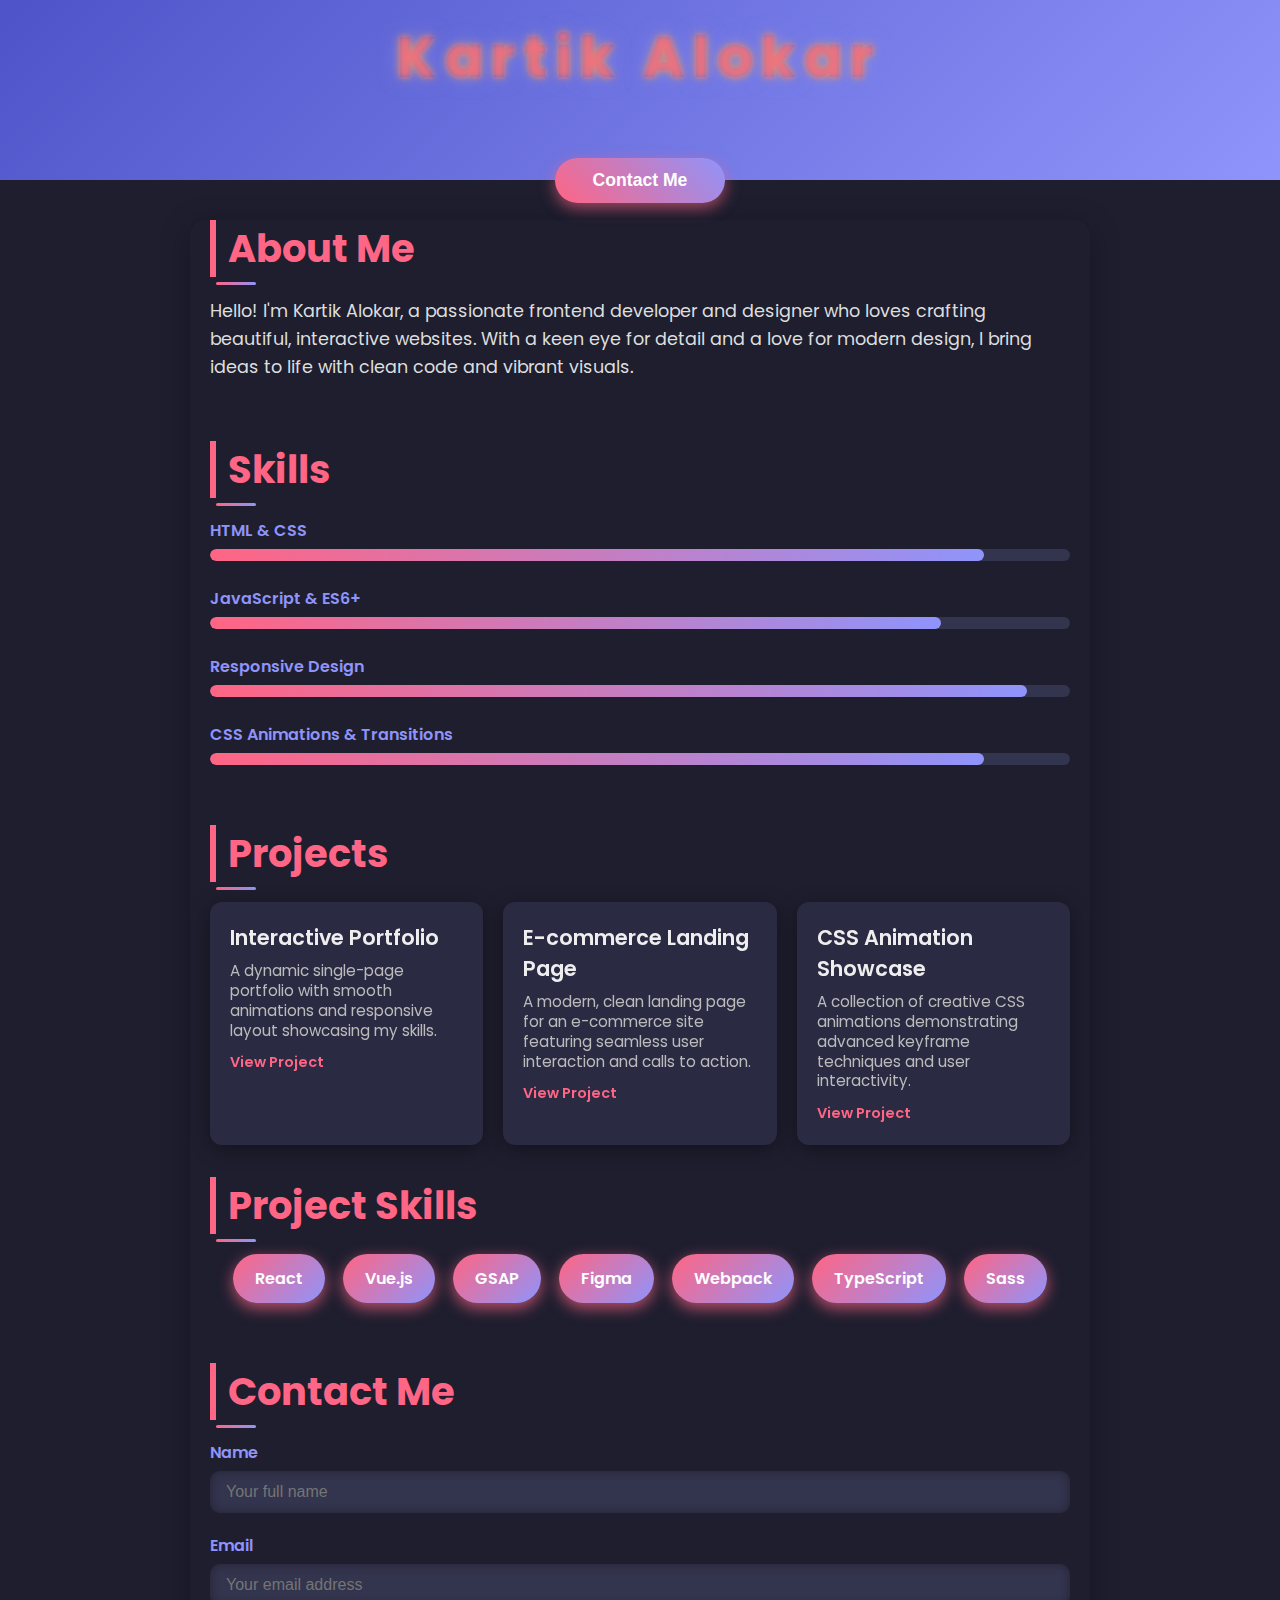
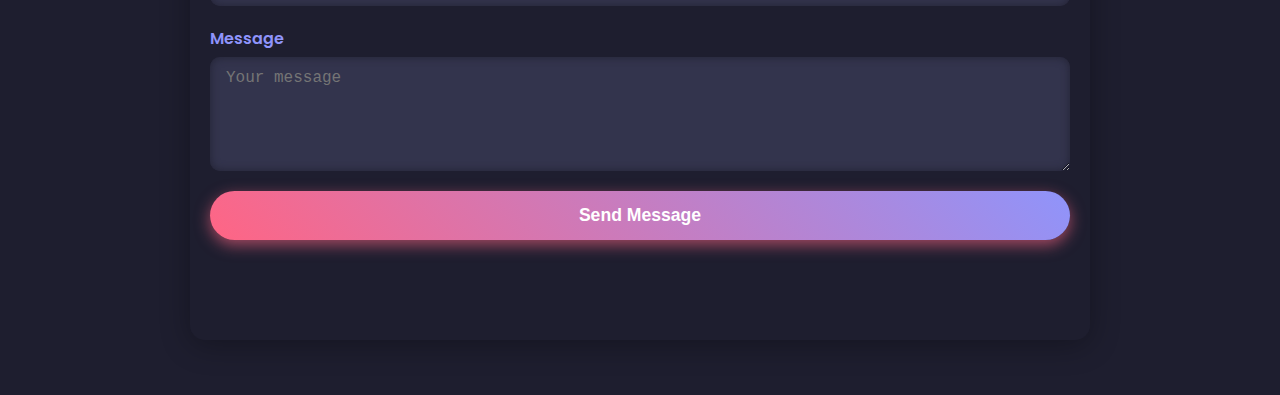
<file: index.html>
<!DOCTYPE html>
<html lang="en">
<head>
<meta charset="UTF-8" />
<meta name="viewport" content="width=device-width, initial-scale=1" />
<link rel="stylesheet" href="./style.css">
<title>Kartik Alokar | Portfolio</title>
</head>
<body>
<header>
  <div class="name-container" aria-label="Name Kartik Alokar">
    <h1 class="flashing-name" tabindex="0">Kartik Alokar</h1>
  </div>
  <button class="btn-primary" onclick="document.getElementById('contact').scrollIntoView({behavior:'smooth'})" aria-label="Scroll to contact section">Contact Me</button>
</header>

<main>
  <section id="about">
    <h2>About Me</h2>
    <p>Hello! I'm Kartik Alokar, a passionate frontend developer and designer who loves crafting beautiful, interactive websites. With a keen eye for detail and a love for modern design, I bring ideas to life with clean code and vibrant visuals.</p>
  </section>

  <section id="skills">
    <h2>Skills</h2>
    <div class="skill">
      <div class="skill-name">HTML &amp; CSS</div>
      <div class="skill-bar"><div class="skill-progress" style="--progress:90%;"></div></div>
    </div>
    <div class="skill">
      <div class="skill-name">JavaScript &amp; ES6+</div>
      <div class="skill-bar"><div class="skill-progress" style="--progress:85%;"></div></div>
    </div>
    <div class="skill">
      <div class="skill-name">Responsive Design</div>
      <div class="skill-bar"><div class="skill-progress" style="--progress:95%;"></div></div>
    </div>
    <div class="skill">
      <div class="skill-name">CSS Animations &amp; Transitions</div>
      <div class="skill-bar"><div class="skill-progress" style="--progress:90%;"></div></div>
    </div>
  </section>

  <section id="projects">
    <h2>Projects</h2>
    <div class="projects-grid">
      <div class="project-card" tabindex="0" aria-label="Project 1 - Interactive Portfolio Website">
        <div class="project-title">Interactive Portfolio</div>
        <div class="project-desc">A dynamic single-page portfolio with smooth animations and responsive layout showcasing my skills.</div>
        <a href="#" class="project-link" target="_blank" rel="noopener">View Project</a>
      </div>
      <div class="project-card" tabindex="0" aria-label="Project 2 - E-commerce Landing Page Design">
        <div class="project-title">E-commerce Landing Page</div>
        <div class="project-desc">A modern, clean landing page for an e-commerce site featuring seamless user interaction and calls to action.</div>
        <a href="#" class="project-link" target="_blank" rel="noopener">View Project</a>
      </div>
      <div class="project-card" tabindex="0" aria-label="Project 3 - CSS Animation Showcase">
        <div class="project-title">CSS Animation Showcase</div>
        <div class="project-desc">A collection of creative CSS animations demonstrating advanced keyframe techniques and user interactivity.</div>
        <a href="#" class="project-link" target="_blank" rel="noopener">View Project</a>
      </div>
    </div>

    <section id="project-skills" aria-label="Project Skills">
      <h2>Project Skills</h2>
      <div class="project-skills-container" role="list">
        <div class="skill-badge" role="listitem">React</div>
        <div class="skill-badge" role="listitem">Vue.js</div>
        <div class="skill-badge" role="listitem">GSAP</div>
        <div class="skill-badge" role="listitem">Figma</div>
        <div class="skill-badge" role="listitem">Webpack</div>
        <div class="skill-badge" role="listitem">TypeScript</div>
        <div class="skill-badge" role="listitem">Sass</div>
      </div>
    </section>
  </section>

  <section id="contact">
    <h2>Contact Me</h2>
    <form onsubmit="submitForm(event)">
      <label for="name">Name</label>
      <input type="text" id="name" name="name" placeholder="Your full name" required />
      
      <label for="email">Email</label>
      <input type="email" id="email" name="email" placeholder="Your email address" required />
      
      <label for="message">Message</label>
      <textarea id="message" name="message" rows="5" placeholder="Your message" required></textarea>
      
      <button type="submit">Send Message</button>
    </form>
  </section>
</main>

<script>
  // Animate skill bars when in viewport
  function isInViewport(element) {
    const rect = element.getBoundingClientRect();
    return rect.top <= (window.innerHeight || document.documentElement.clientHeight) && rect.bottom >= 0;
  }

  function animateSkills() {
    const skills = document.querySelectorAll('.skill-progress');
    skills.forEach(skill => {
      if (isInViewport(skill) && !skill.classList.contains('animated')) {
        skill.style.width = skill.style.getPropertyValue('--progress');
        skill.classList.add('animated');
      }
    });
  }

  window.addEventListener('scroll', animateSkills);
  window.addEventListener('load', animateSkills);

  // Handle contact form submission (simple client-side behavior)
  function submitForm(event) {
    event.preventDefault();
    const name = event.target.name.value.trim();
    const email = event.target.email.value.trim();
    const message = event.target.message.value.trim();

    if (name && email && message) {
      alert(`Thank you, ${name}! Your message has been received.`);
      event.target.reset();
    } else {
      alert('Please fill out all fields.');
    }
  }
</script>
</body>
</file>
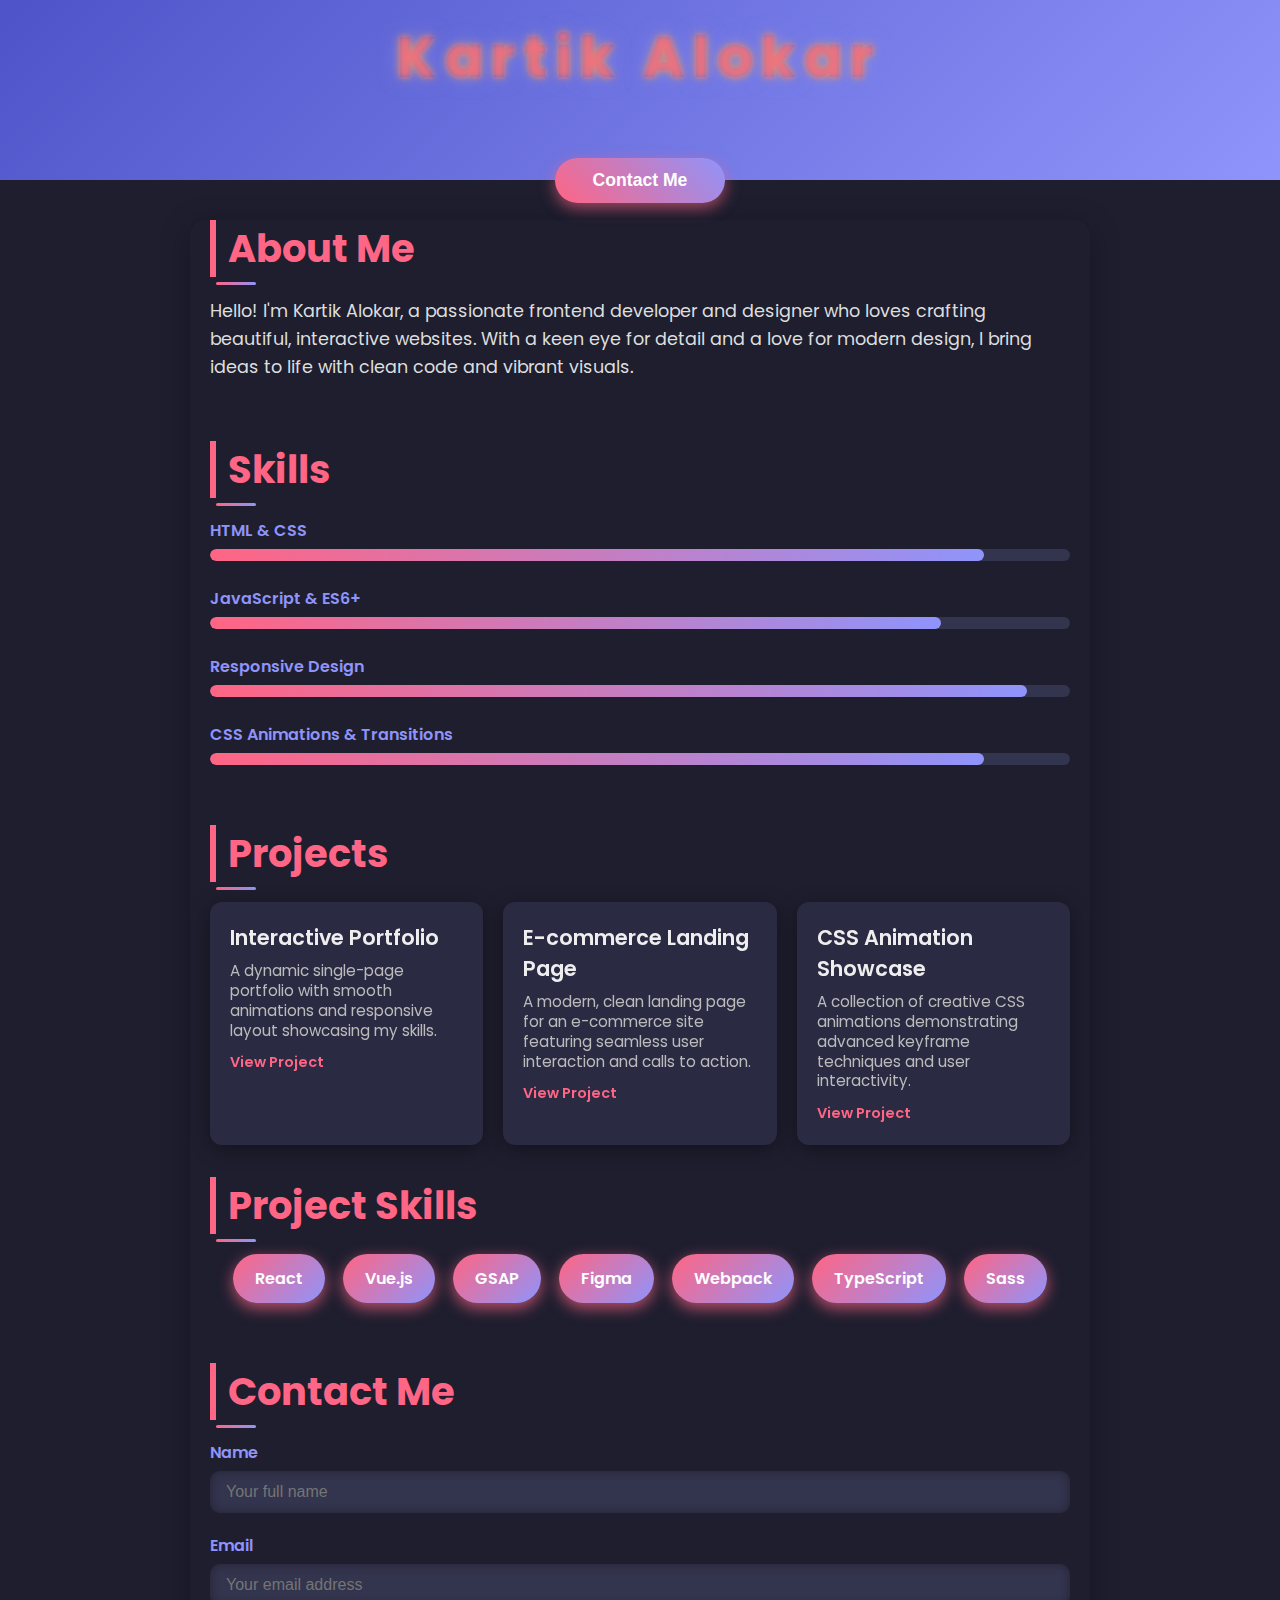
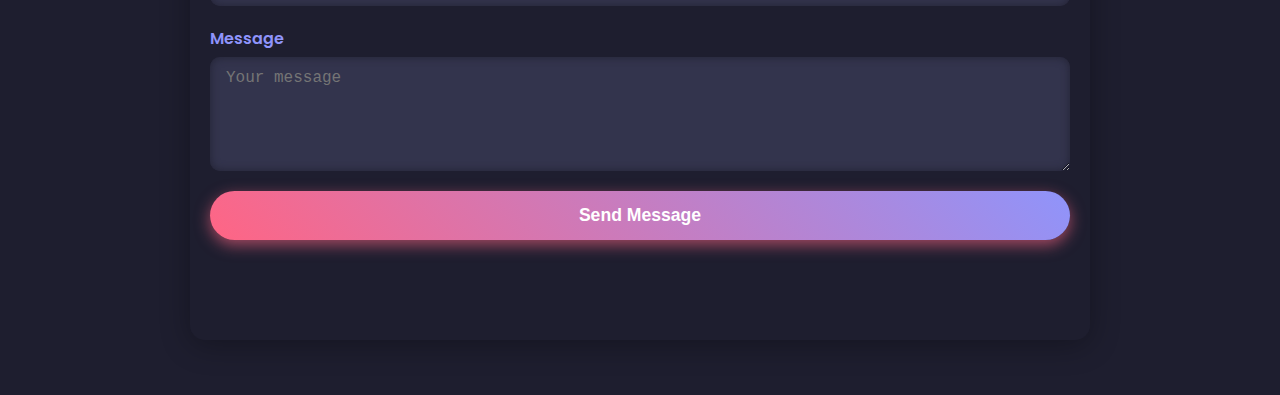
<file: portfolio.html>
<!DOCTYPE html>
<html lang="en">
<head>
<meta charset="UTF-8" />
<meta name="viewport" content="width=device-width, initial-scale=1" />
<title>Kartik Alokar | Portfolio</title>
<style>
  @import url('https://fonts.googleapis.com/css2?family=Poppins:wght@300;600&display=swap');

  :root {
    --primary-color: #4e54c8;
    --secondary-color: #8f94fb;
    --accent-color1: #ff6584;
    --accent-color2: #f9a825;
    --bg-color: #1e1e2f;
    --text-color: #eaeaea;
    --shadow-color: rgba(0,0,0,0.3);
  }

  * {
    box-sizing: border-box;
  }

  body {
    margin: 0;
    font-family: 'Poppins', sans-serif;
    background: var(--bg-color);
    color: var(--text-color);
    overflow-x: hidden;
  }

  /* Scrollbar style */
  ::-webkit-scrollbar {
    width: 8px;
  }
  ::-webkit-scrollbar-track {
    background: #333444;
  }
  ::-webkit-scrollbar-thumb {
    background: var(--primary-color);
    border-radius: 10px;
  }

  a {
    color: var(--accent-color1);
    text-decoration: none;
    transition: color 0.3s ease;
  }

  a:hover {
    color: var(--secondary-color);
  }

  /* Updated header style - smaller height, focused content, movable flashing name */
  header {
    height: 180px;
    display: flex;
    flex-direction: column;
    justify-content: center;
    align-items: center;
    text-align: center;
    background: linear-gradient(135deg, var(--primary-color), var(--secondary-color));
    color: white;
    padding: 0 20px;
    position: relative;
    overflow: visible;
    user-select: none;
  }

  /* Removed previous background shapes and overlays from header for clarity */
  header::before {
    content: none;
  }

  /* Floating container for name to enable smooth movement */
  .name-container {
    position: relative;
    display: inline-block;
    animation: floatMove 6s ease-in-out infinite;
  }

  /* Flashing gradient text effect */
  .flashing-name {
    font-size: 3.5rem;
    font-weight: 700;
    letter-spacing: 0.15em;
    background: linear-gradient(270deg, #ff6584, #f9a825, #8f94fb, #4e54c8);
    background-size: 800% 800%;
    -webkit-background-clip: text;
    -webkit-text-fill-color: transparent;
            background-clip: text;
    animation: gradientShift 8s ease infinite;
    text-shadow:
      0 0 5px rgba(255, 101, 132, 0.7),
      0 0 10px rgba(249, 168, 37, 0.7),
      0 0 20px rgba(143, 148, 251, 0.7);
  }

  /* Contact Me button style */
  .btn-primary {
    margin-top: 20px;
    padding: 12px 38px;
    font-weight: 600;
    font-size: 1.1rem;
    border: none;
    border-radius: 35px;
    background: linear-gradient(45deg, var(--accent-color1), var(--secondary-color));
    color: white;
    cursor: pointer;
    box-shadow:
      0 5px 15px rgba(255,101,132,0.6);
    transition: all 0.4s ease;
    user-select: none;
  }
  .btn-primary:hover, .btn-primary:focus {
    background: var(--accent-color1);
    box-shadow:
      0 8px 20px rgba(255,101,132,0.9);
    transform: scale(1.05);
    outline: none;
  }

  /* Floating movement animation for name container */
  @keyframes floatMove {
    0%, 100% { transform: translate(0, 0); }
    25% { transform: translate(15px, -12px); }
    50% { transform: translate(-10px, 10px); }
    75% { transform: translate(10px, 8px); }
  }

  /* Gradient color shift animation */
  @keyframes gradientShift {
    0% {
      background-position: 0% 50%;
    }
    50% {
      background-position: 100% 50%;
    }
    100% {
      background-position: 0% 50%;
    }
  }

  /* Main content margin adjustment since header is smaller */
  main {
    max-width: 900px;
    margin: 40px auto 50px auto;
    padding: 0 20px 40px 20px;
    background: rgba(30, 30, 47, 0.8);
    border-radius: 15px;
    box-shadow: 0 5px 30px var(--shadow-color);
  }

  section {
    margin-bottom: 60px;
  }

  section h2 {
    font-size: 2.4rem;
    border-left: 6px solid var(--accent-color1);
    padding-left: 12px;
    margin-bottom: 20px;
    color: var(--accent-color1);
    position: relative;
  }

  section h2::after {
    content: "";
    position: absolute;
    height: 3px;
    width: 40px;
    background: linear-gradient(90deg, var(--accent-color1), var(--secondary-color));
    bottom: -8px;
    left: 0;
    border-radius: 4px;
  }

  /* About */
  #about p {
    font-size: 1.1rem;
    line-height: 1.6;
    color: #ddd;
  }
  
  /* Skills */
  .skill {
    margin-bottom: 25px;
  }
  .skill-name {
    font-weight: 600;
    margin-bottom: 6px;
    color: var(--secondary-color);
  }
  .skill-bar {
    width: 100%;
    height: 12px;
    background: #33344d;
    border-radius: 8px;
    overflow: hidden;
  }
  .skill-progress {
    height: 100%;
    width: 0;
    background: linear-gradient(90deg, var(--accent-color1), var(--secondary-color));
    border-radius: 8px;
    animation: growBar 2s forwards;
  }
  @keyframes growBar {
    to { width: var(--progress); }
  }

  /* Projects */
  .projects-grid {
    display: grid;
    grid-template-columns: repeat(auto-fit,minmax(240px,1fr));
    gap: 20px;
  }
  .project-card {
    background: #2a2a43;
    border-radius: 12px;
    box-shadow: 0 4px 20px rgba(0,0,0,0.4);
    padding: 20px;
    color: #eee;
    cursor: pointer;
    transform-style: preserve-3d;
    perspective: 600px;
    transition: transform 0.4s ease;
  }
  .project-card:hover {
    transform: rotateY(10deg) scale(1.05);
    box-shadow:
      0 15px 30px rgba(255,101,132,0.5),
      0 0 15px rgba(255,101,132,0.3);
  }
  .project-title {
    font-size: 1.3rem;
    font-weight: 600;
    margin-bottom: 8px;
  }
  .project-desc {
    font-size: 0.95rem;
    color: #bbb;
    line-height: 1.3;
  }
  .project-link {
    margin-top: 12px;
    font-size: 0.9rem;
    color: var(--accent-color1);
    font-weight: 600;
    display: inline-block;
    transition: color 0.3s ease;
  }
  .project-link:hover {
    color: var(--secondary-color);
  }

  /* Project Skills */
  #project-skills {
    margin-top: 30px;
  }
  .project-skills-container {
    display: flex;
    flex-wrap: wrap;
    justify-content: center;
    gap: 18px;
  }
  .skill-badge {
    background: linear-gradient(135deg, var(--accent-color1), var(--secondary-color));
    color: white;
    font-weight: 600;
    padding: 12px 22px;
    border-radius: 50px;
    box-shadow: 0 5px 15px rgba(255,101,132,0.7);
    cursor: default;
    font-size: 1rem;
    transition: transform 0.25s ease, box-shadow 0.25s ease;
    user-select: none;
  }
  .skill-badge:hover {
    transform: scale(1.15);
    box-shadow: 0 10px 25px rgba(255,101,132,1);
  }

  /* Contact */
  #contact form {
    display: flex;
    flex-direction: column;
  }
  #contact label {
    margin-bottom: 6px;
    font-weight: 600;
    color: var(--secondary-color);
  }
  #contact input, #contact textarea {
    padding: 12px 16px;
    font-size: 1rem;
    border-radius: 10px;
    border: none;
    outline: none;
    margin-bottom: 20px;
    background-color: #33344d;
    color: white;
    resize: vertical;
    box-shadow:
      inset 0 0 8px #222233;
    transition: background-color 0.3s ease;
  }
  #contact input:focus, #contact textarea:focus {
    background-color: #444462;
    box-shadow:
      inset 0 0 12px var(--accent-color1);
  }
  #contact button {
    padding: 14px 0;
    background: linear-gradient(45deg, var(--accent-color1), var(--secondary-color));
    border: none;
    color: white;
    font-weight: 700;
    font-size: 1.1rem;
    border-radius: 35px;
    cursor: pointer;
    box-shadow:
      0 5px 15px rgba(255,101,132,0.6);
    transition: box-shadow 0.3s ease, transform 0.3s ease;
  }
  #contact button:hover, #contact button:focus {
    box-shadow:
      0 10px 25px rgba(255,101,132,0.9);
    transform: scale(1.05);
    outline: none;
  }

  /* Responsive */
  @media (max-width: 600px) {
    header {
      height: 140px;
    }
    .flashing-name {
      font-size: 2.5rem;
    }
    main {
      margin: 20px 10px 50px 10px;
      border-radius: 10px;
      padding: 20px;
    }
    section h2 {
      font-size: 1.8rem;
    }
    .project-skills-container {
      gap: 12px;
    }
    .skill-badge {
      font-size: 0.9rem;
      padding: 10px 18px;
    }
  }
</style>
</head>
<body>
<header>
  <div class="name-container" aria-label="Name Kartik Alokar">
    <h1 class="flashing-name" tabindex="0">Kartik Alokar</h1>
  </div>
  <button class="btn-primary" onclick="document.getElementById('contact').scrollIntoView({behavior:'smooth'})" aria-label="Scroll to contact section">Contact Me</button>
</header>

<main>
  <section id="about">
    <h2>About Me</h2>
    <p>Hello! I'm Kartik Alokar, a passionate frontend developer and designer who loves crafting beautiful, interactive websites. With a keen eye for detail and a love for modern design, I bring ideas to life with clean code and vibrant visuals.</p>
  </section>

  <section id="skills">
    <h2>Skills</h2>
    <div class="skill">
      <div class="skill-name">HTML &amp; CSS</div>
      <div class="skill-bar"><div class="skill-progress" style="--progress:90%;"></div></div>
    </div>
    <div class="skill">
      <div class="skill-name">JavaScript &amp; ES6+</div>
      <div class="skill-bar"><div class="skill-progress" style="--progress:85%;"></div></div>
    </div>
    <div class="skill">
      <div class="skill-name">Responsive Design</div>
      <div class="skill-bar"><div class="skill-progress" style="--progress:95%;"></div></div>
    </div>
    <div class="skill">
      <div class="skill-name">CSS Animations &amp; Transitions</div>
      <div class="skill-bar"><div class="skill-progress" style="--progress:90%;"></div></div>
    </div>
  </section>

  <section id="projects">
    <h2>Projects</h2>
    <div class="projects-grid">
      <div class="project-card" tabindex="0" aria-label="Project 1 - Interactive Portfolio Website">
        <div class="project-title">Interactive Portfolio</div>
        <div class="project-desc">A dynamic single-page portfolio with smooth animations and responsive layout showcasing my skills.</div>
        <a href="#" class="project-link" target="_blank" rel="noopener">View Project</a>
      </div>
      <div class="project-card" tabindex="0" aria-label="Project 2 - E-commerce Landing Page Design">
        <div class="project-title">E-commerce Landing Page</div>
        <div class="project-desc">A modern, clean landing page for an e-commerce site featuring seamless user interaction and calls to action.</div>
        <a href="#" class="project-link" target="_blank" rel="noopener">View Project</a>
      </div>
      <div class="project-card" tabindex="0" aria-label="Project 3 - CSS Animation Showcase">
        <div class="project-title">CSS Animation Showcase</div>
        <div class="project-desc">A collection of creative CSS animations demonstrating advanced keyframe techniques and user interactivity.</div>
        <a href="#" class="project-link" target="_blank" rel="noopener">View Project</a>
      </div>
    </div>

    <section id="project-skills" aria-label="Project Skills">
      <h2>Project Skills</h2>
      <div class="project-skills-container" role="list">
        <div class="skill-badge" role="listitem">React</div>
        <div class="skill-badge" role="listitem">Vue.js</div>
        <div class="skill-badge" role="listitem">GSAP</div>
        <div class="skill-badge" role="listitem">Figma</div>
        <div class="skill-badge" role="listitem">Webpack</div>
        <div class="skill-badge" role="listitem">TypeScript</div>
        <div class="skill-badge" role="listitem">Sass</div>
      </div>
    </section>
  </section>

  <section id="contact">
    <h2>Contact Me</h2>
    <form onsubmit="submitForm(event)">
      <label for="name">Name</label>
      <input type="text" id="name" name="name" placeholder="Your full name" required />
      
      <label for="email">Email</label>
      <input type="email" id="email" name="email" placeholder="Your email address" required />
      
      <label for="message">Message</label>
      <textarea id="message" name="message" rows="5" placeholder="Your message" required></textarea>
      
      <button type="submit">Send Message</button>
    </form>
  </section>
</main>

<script>
  // Animate skill bars when in viewport
  function isInViewport(element) {
    const rect = element.getBoundingClientRect();
    return rect.top <= (window.innerHeight || document.documentElement.clientHeight) && rect.bottom >= 0;
  }

  function animateSkills() {
    const skills = document.querySelectorAll('.skill-progress');
    skills.forEach(skill => {
      if (isInViewport(skill) && !skill.classList.contains('animated')) {
        skill.style.width = skill.style.getPropertyValue('--progress');
        skill.classList.add('animated');
      }
    });
  }

  window.addEventListener('scroll', animateSkills);
  window.addEventListener('load', animateSkills);

  // Handle contact form submission (simple client-side behavior)
  function submitForm(event) {
    event.preventDefault();
    const name = event.target.name.value.trim();
    const email = event.target.email.value.trim();
    const message = event.target.message.value.trim();

    if (name && email && message) {
      alert(`Thank you, ${name}! Your message has been received.`);
      event.target.reset();
    } else {
      alert('Please fill out all fields.');
    }
  }
</script>
</body>
</html>
</file>
<file: style.css>
@import url('https://fonts.googleapis.com/css2?family=Poppins:wght@300;600&display=swap');

  :root {
    --primary-color: #4e54c8;
    --secondary-color: #8f94fb;
    --accent-color1: #ff6584;
    --accent-color2: #f9a825;
    --bg-color: #1e1e2f;
    --text-color: #eaeaea;
    --shadow-color: rgba(0,0,0,0.3);
  }

  * {
    box-sizing: border-box;
  }

  body {
    margin: 0;
    font-family: 'Poppins', sans-serif;
    background: var(--bg-color);
    color: var(--text-color);
    overflow-x: hidden;
  }

  /* Scrollbar style */
  ::-webkit-scrollbar {
    width: 8px;
  }
  ::-webkit-scrollbar-track {
    background: #333444;
  }
  ::-webkit-scrollbar-thumb {
    background: var(--primary-color);
    border-radius: 10px;
  }

  a {
    color: var(--accent-color1);
    text-decoration: none;
    transition: color 0.3s ease;
  }

  a:hover {
    color: var(--secondary-color);
  }

  /* Updated header style - smaller height, focused content, movable flashing name */
  header {
    height: 180px;
    display: flex;
    flex-direction: column;
    justify-content: center;
    align-items: center;
    text-align: center;
    background: linear-gradient(135deg, var(--primary-color), var(--secondary-color));
    color: white;
    padding: 0 20px;
    position: relative;
    overflow: visible;
    user-select: none;
  }

  /* Removed previous background shapes and overlays from header for clarity */
  header::before {
    content: none;
  }

  /* Floating container for name to enable smooth movement */
  .name-container {
    position: relative;
    display: inline-block;
    animation: floatMove 6s ease-in-out infinite;
  }

  /* Flashing gradient text effect */
  .flashing-name {
    font-size: 3.5rem;
    font-weight: 700;
    letter-spacing: 0.15em;
    background: linear-gradient(270deg, #ff6584, #f9a825, #8f94fb, #4e54c8);
    background-size: 800% 800%;
    -webkit-background-clip: text;
    -webkit-text-fill-color: transparent;
            background-clip: text;
    animation: gradientShift 8s ease infinite;
    text-shadow:
      0 0 5px rgba(255, 101, 132, 0.7),
      0 0 10px rgba(249, 168, 37, 0.7),
      0 0 20px rgba(143, 148, 251, 0.7);
  }

  /* Contact Me button style */
  .btn-primary {
    margin-top: 20px;
    padding: 12px 38px;
    font-weight: 600;
    font-size: 1.1rem;
    border: none;
    border-radius: 35px;
    background: linear-gradient(45deg, var(--accent-color1), var(--secondary-color));
    color: white;
    cursor: pointer;
    box-shadow:
      0 5px 15px rgba(255,101,132,0.6);
    transition: all 0.4s ease;
    user-select: none;
  }
  .btn-primary:hover, .btn-primary:focus {
    background: var(--accent-color1);
    box-shadow:
      0 8px 20px rgba(255,101,132,0.9);
    transform: scale(1.05);
    outline: none;
  }

  /* Floating movement animation for name container */
  @keyframes floatMove {
    0%, 100% { transform: translate(0, 0); }
    25% { transform: translate(15px, -12px); }
    50% { transform: translate(-10px, 10px); }
    75% { transform: translate(10px, 8px); }
  }

  /* Gradient color shift animation */
  @keyframes gradientShift {
    0% {
      background-position: 0% 50%;
    }
    50% {
      background-position: 100% 50%;
    }
    100% {
      background-position: 0% 50%;
    }
  }

  /* Main content margin adjustment since header is smaller */
  main {
    max-width: 900px;
    margin: 40px auto 50px auto;
    padding: 0 20px 40px 20px;
    background: rgba(30, 30, 47, 0.8);
    border-radius: 15px;
    box-shadow: 0 5px 30px var(--shadow-color);
  }

  section {
    margin-bottom: 60px;
  }

  section h2 {
    font-size: 2.4rem;
    border-left: 6px solid var(--accent-color1);
    padding-left: 12px;
    margin-bottom: 20px;
    color: var(--accent-color1);
    position: relative;
  }

  section h2::after {
    content: "";
    position: absolute;
    height: 3px;
    width: 40px;
    background: linear-gradient(90deg, var(--accent-color1), var(--secondary-color));
    bottom: -8px;
    left: 0;
    border-radius: 4px;
  }

  /* About */
  #about p {
    font-size: 1.1rem;
    line-height: 1.6;
    color: #ddd;
  }
  
  /* Skills */
  .skill {
    margin-bottom: 25px;
  }
  .skill-name {
    font-weight: 600;
    margin-bottom: 6px;
    color: var(--secondary-color);
  }
  .skill-bar {
    width: 100%;
    height: 12px;
    background: #33344d;
    border-radius: 8px;
    overflow: hidden;
  }
  .skill-progress {
    height: 100%;
    width: 0;
    background: linear-gradient(90deg, var(--accent-color1), var(--secondary-color));
    border-radius: 8px;
    animation: growBar 2s forwards;
  }
  @keyframes growBar {
    to { width: var(--progress); }
  }

  /* Projects */
  .projects-grid {
    display: grid;
    grid-template-columns: repeat(auto-fit,minmax(240px,1fr));
    gap: 20px;
  }
  .project-card {
    background: #2a2a43;
    border-radius: 12px;
    box-shadow: 0 4px 20px rgba(0,0,0,0.4);
    padding: 20px;
    color: #eee;
    cursor: pointer;
    transform-style: preserve-3d;
    perspective: 600px;
    transition: transform 0.4s ease;
  }
  .project-card:hover {
    transform: rotateY(10deg) scale(1.05);
    box-shadow:
      0 15px 30px rgba(255,101,132,0.5),
      0 0 15px rgba(255,101,132,0.3);
  }
  .project-title {
    font-size: 1.3rem;
    font-weight: 600;
    margin-bottom: 8px;
  }
  .project-desc {
    font-size: 0.95rem;
    color: #bbb;
    line-height: 1.3;
  }
  .project-link {
    margin-top: 12px;
    font-size: 0.9rem;
    color: var(--accent-color1);
    font-weight: 600;
    display: inline-block;
    transition: color 0.3s ease;
  }
  .project-link:hover {
    color: var(--secondary-color);
  }

  /* Project Skills */
  #project-skills {
    margin-top: 30px;
  }
  .project-skills-container {
    display: flex;
    flex-wrap: wrap;
    justify-content: center;
    gap: 18px;
  }
  .skill-badge {
    background: linear-gradient(135deg, var(--accent-color1), var(--secondary-color));
    color: white;
    font-weight: 600;
    padding: 12px 22px;
    border-radius: 50px;
    box-shadow: 0 5px 15px rgba(255,101,132,0.7);
    cursor: default;
    font-size: 1rem;
    transition: transform 0.25s ease, box-shadow 0.25s ease;
    user-select: none;
  }
  .skill-badge:hover {
    transform: scale(1.15);
    box-shadow: 0 10px 25px rgba(255,101,132,1);
  }

  /* Contact */
  #contact form {
    display: flex;
    flex-direction: column;
  }
  #contact label {
    margin-bottom: 6px;
    font-weight: 600;
    color: var(--secondary-color);
  }
  #contact input, #contact textarea {
    padding: 12px 16px;
    font-size: 1rem;
    border-radius: 10px;
    border: none;
    outline: none;
    margin-bottom: 20px;
    background-color: #33344d;
    color: white;
    resize: vertical;
    box-shadow:
      inset 0 0 8px #222233;
    transition: background-color 0.3s ease;
  }
  #contact input:focus, #contact textarea:focus {
    background-color: #444462;
    box-shadow:
      inset 0 0 12px var(--accent-color1);
  }
  #contact button {
    padding: 14px 0;
    background: linear-gradient(45deg, var(--accent-color1), var(--secondary-color));
    border: none;
    color: white;
    font-weight: 700;
    font-size: 1.1rem;
    border-radius: 35px;
    cursor: pointer;
    box-shadow:
      0 5px 15px rgba(255,101,132,0.6);
    transition: box-shadow 0.3s ease, transform 0.3s ease;
  }
  #contact button:hover, #contact button:focus {
    box-shadow:
      0 10px 25px rgba(255,101,132,0.9);
    transform: scale(1.05);
    outline: none;
  }

  /* Responsive */
  @media (max-width: 600px) {
    header {
      height: 140px;
    }
    .flashing-name {
      font-size: 2.5rem;
    }
    main {
      margin: 20px 10px 50px 10px;
      border-radius: 10px;
      padding: 20px;
    }
    section h2 {
      font-size: 1.8rem;
    }
    .project-skills-container {
      gap: 12px;
    }
    .skill-badge {
      font-size: 0.9rem;
      padding: 10px 18px;
    }
  }
</file>
